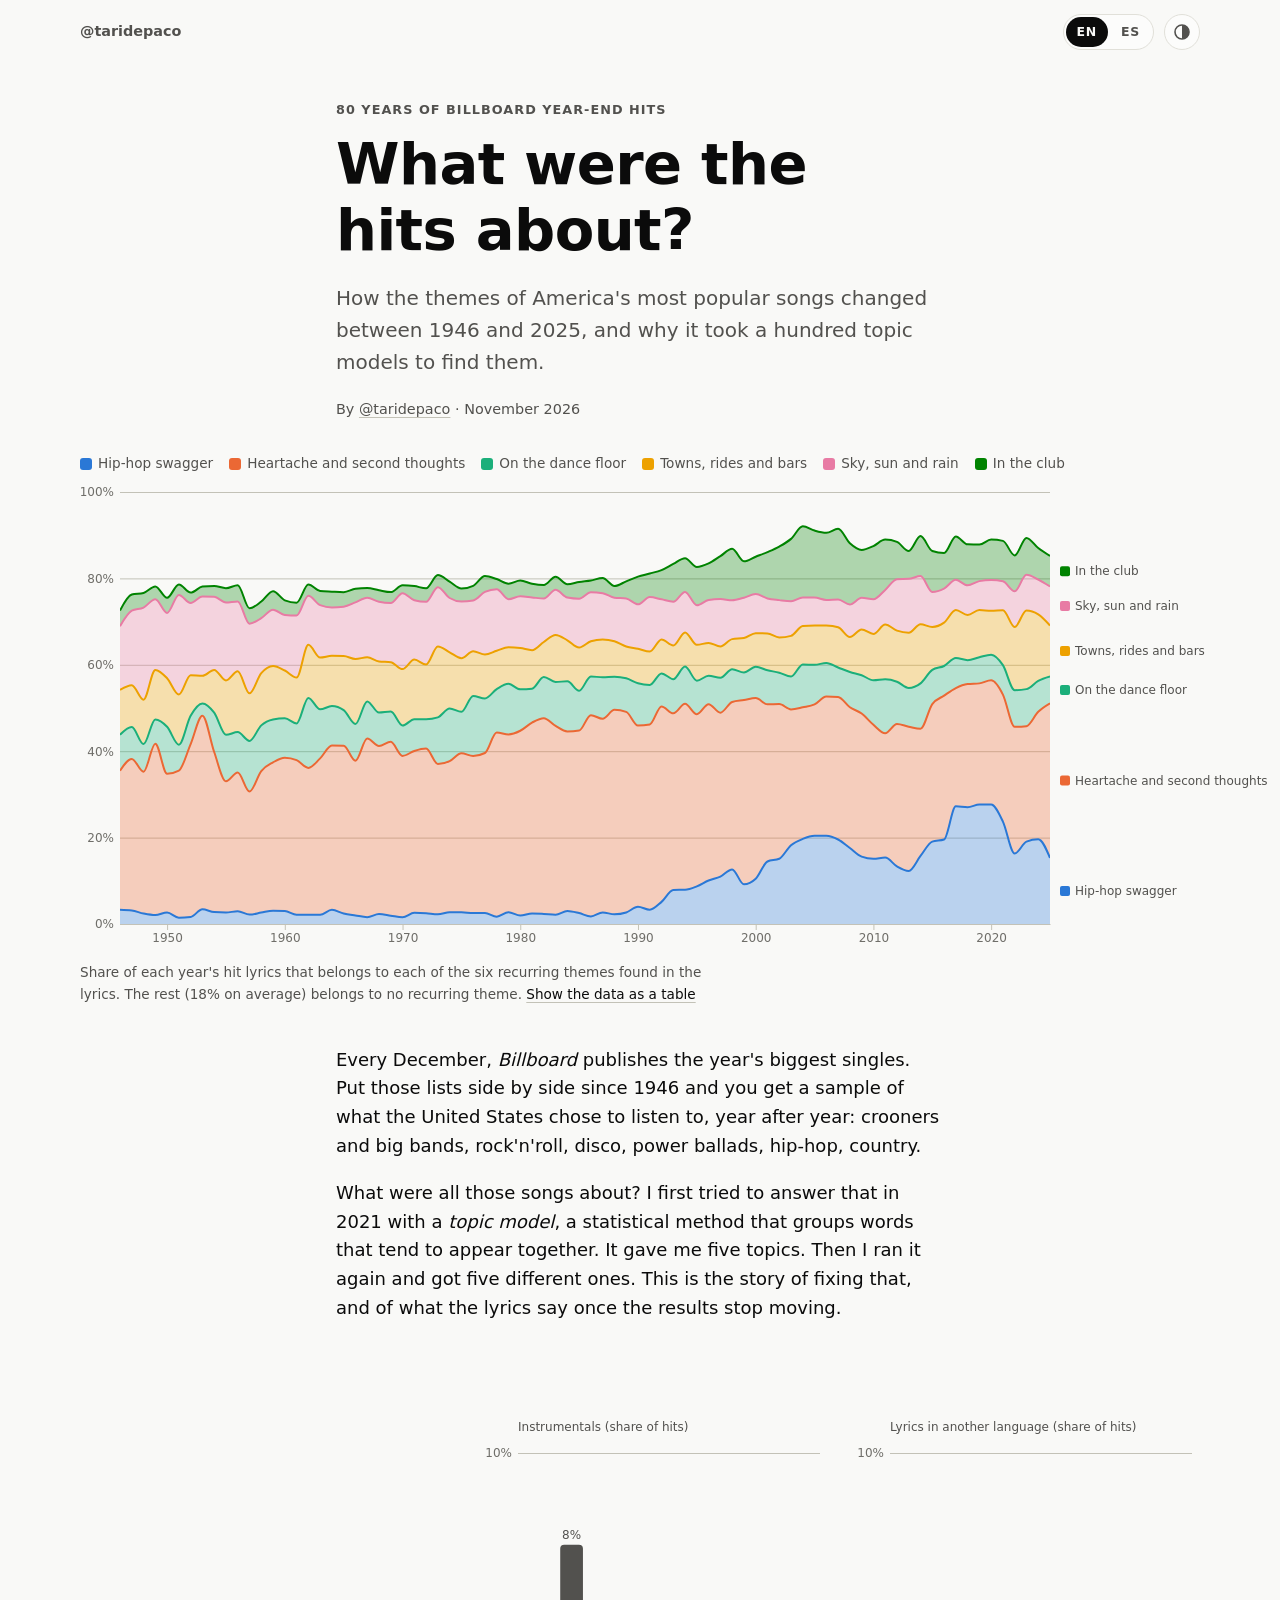
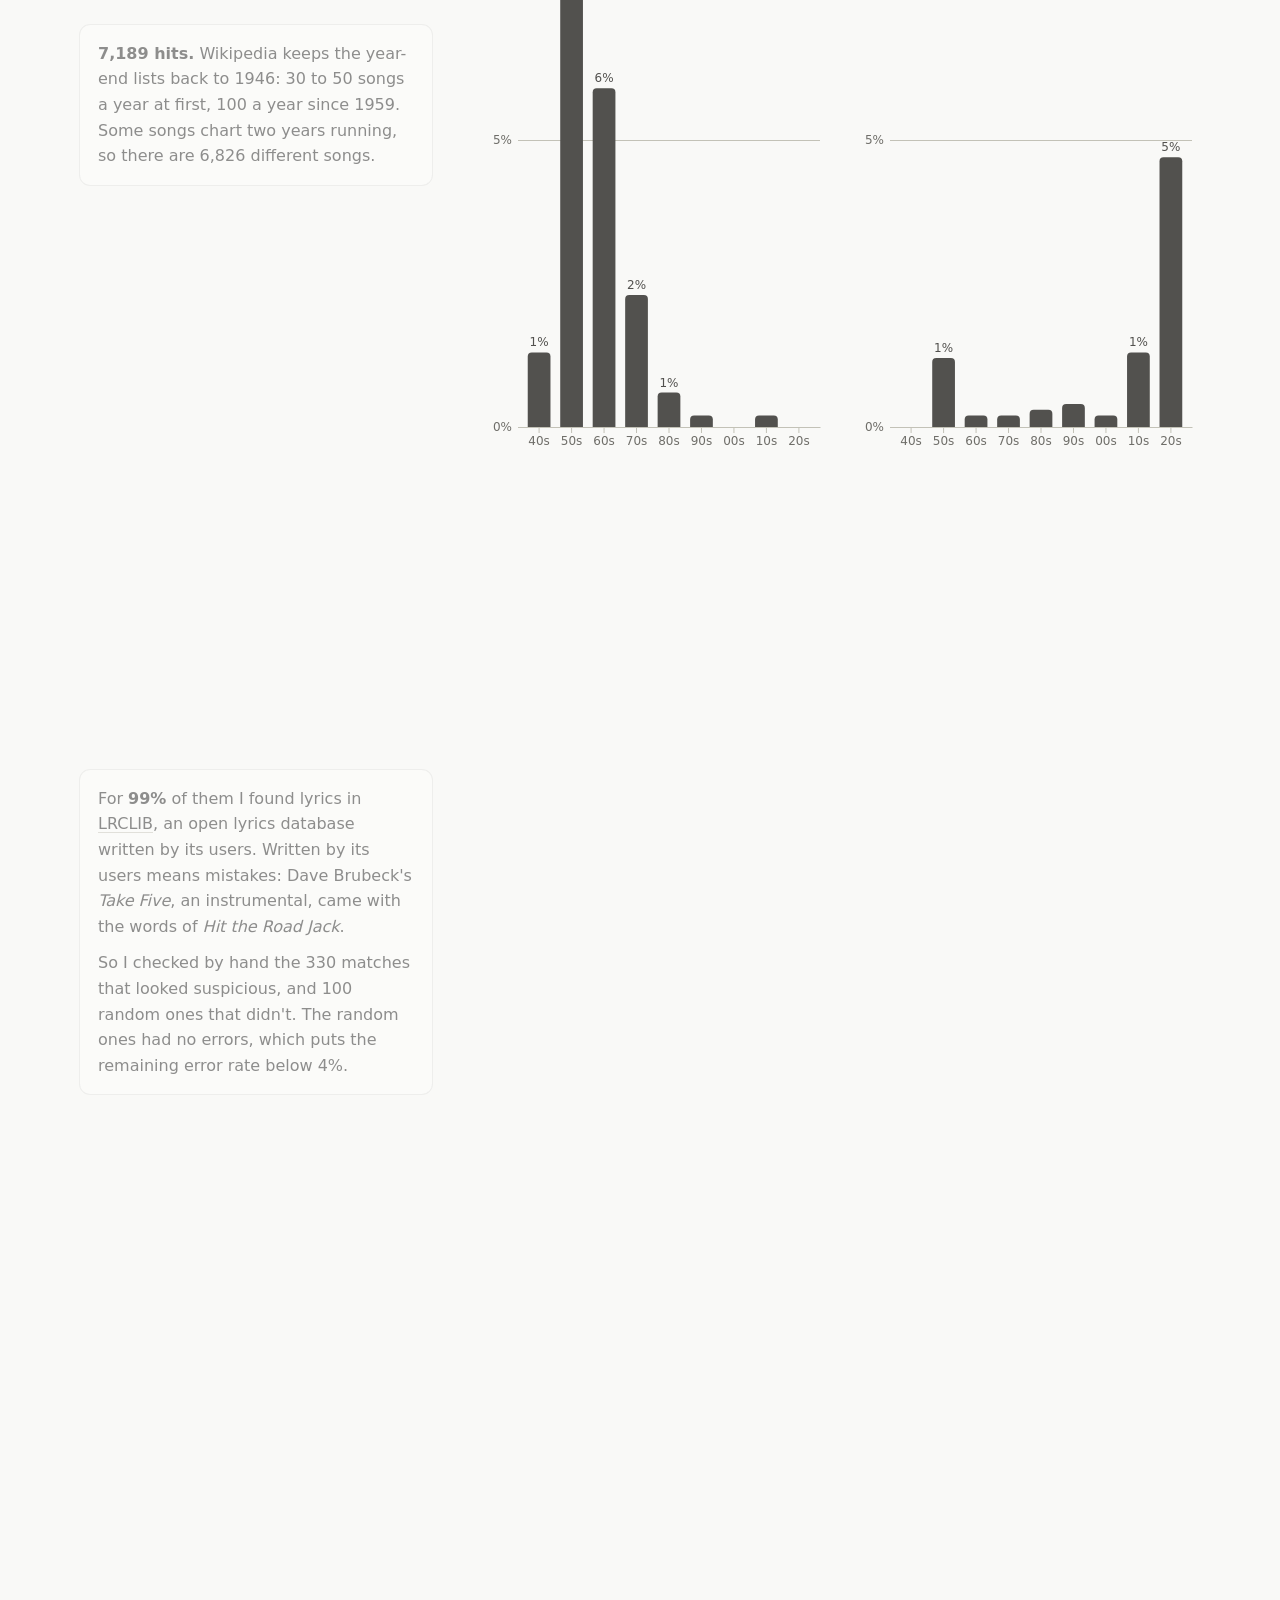
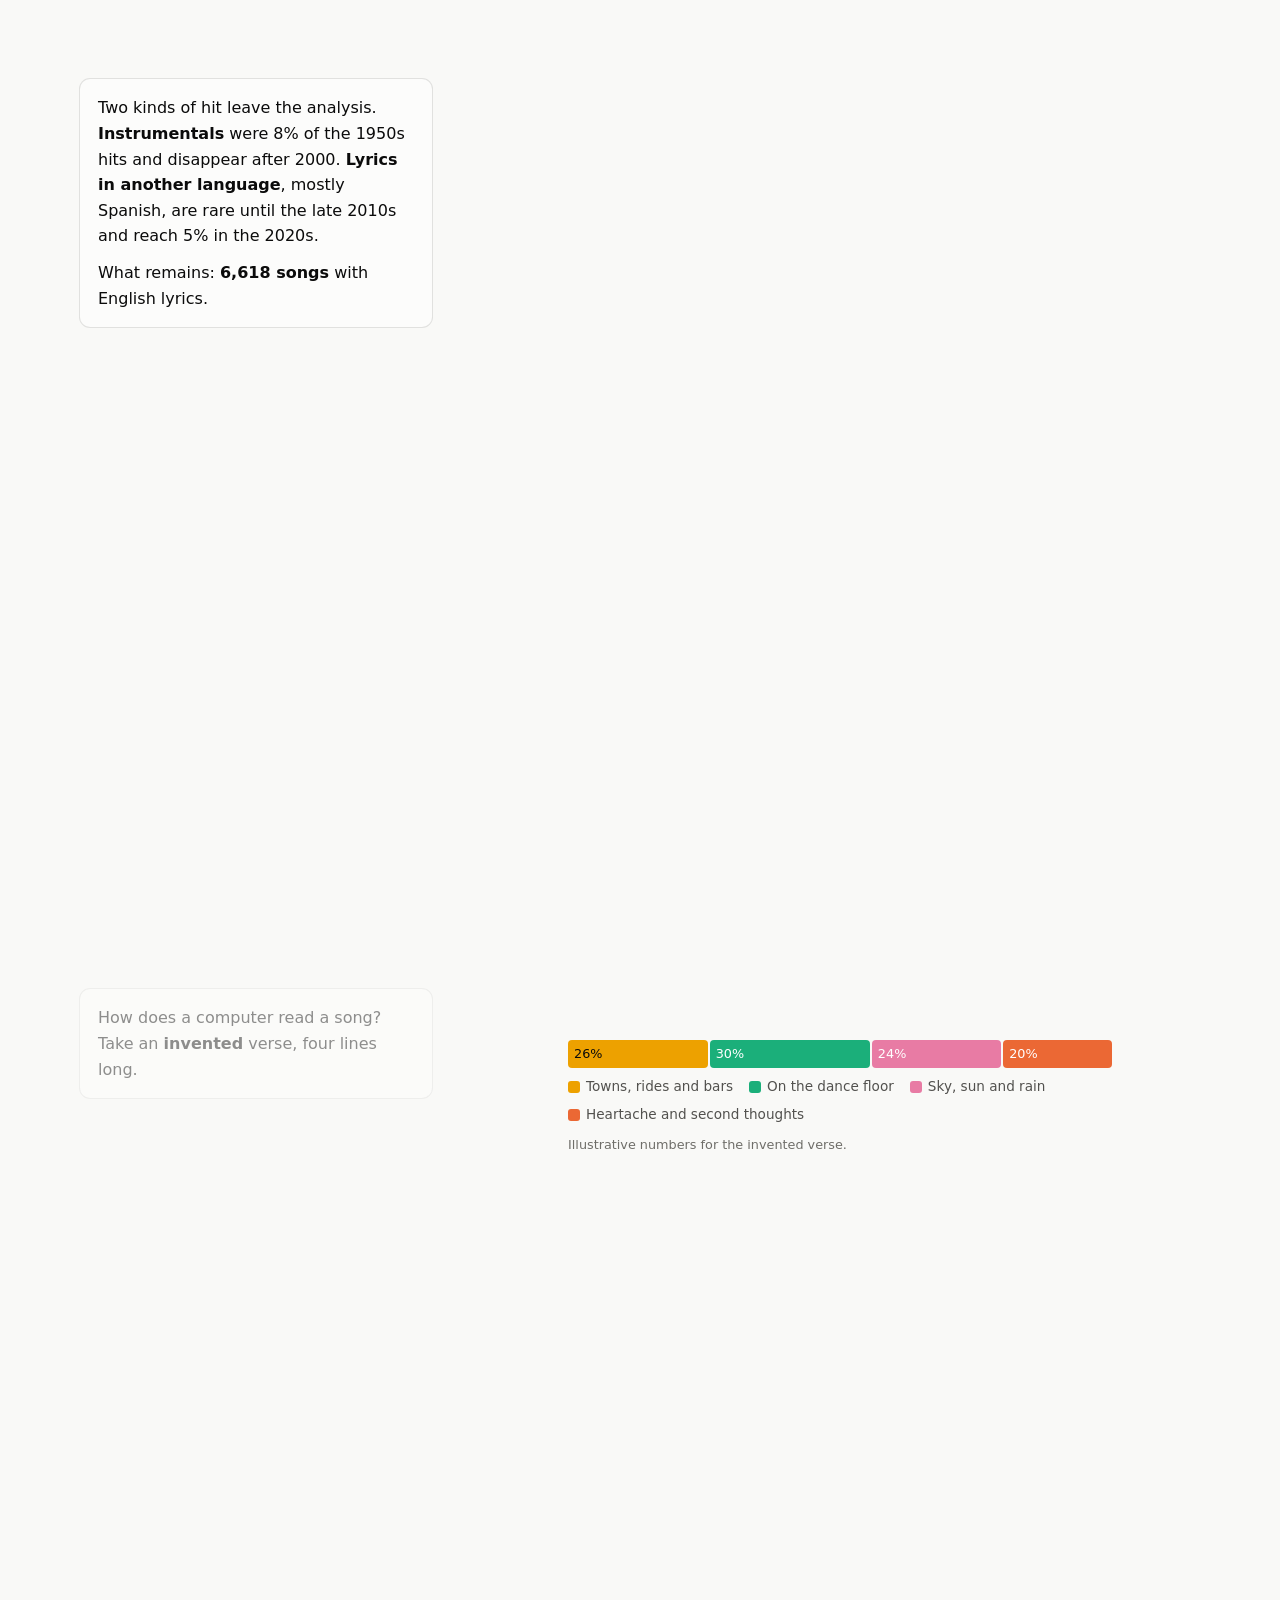
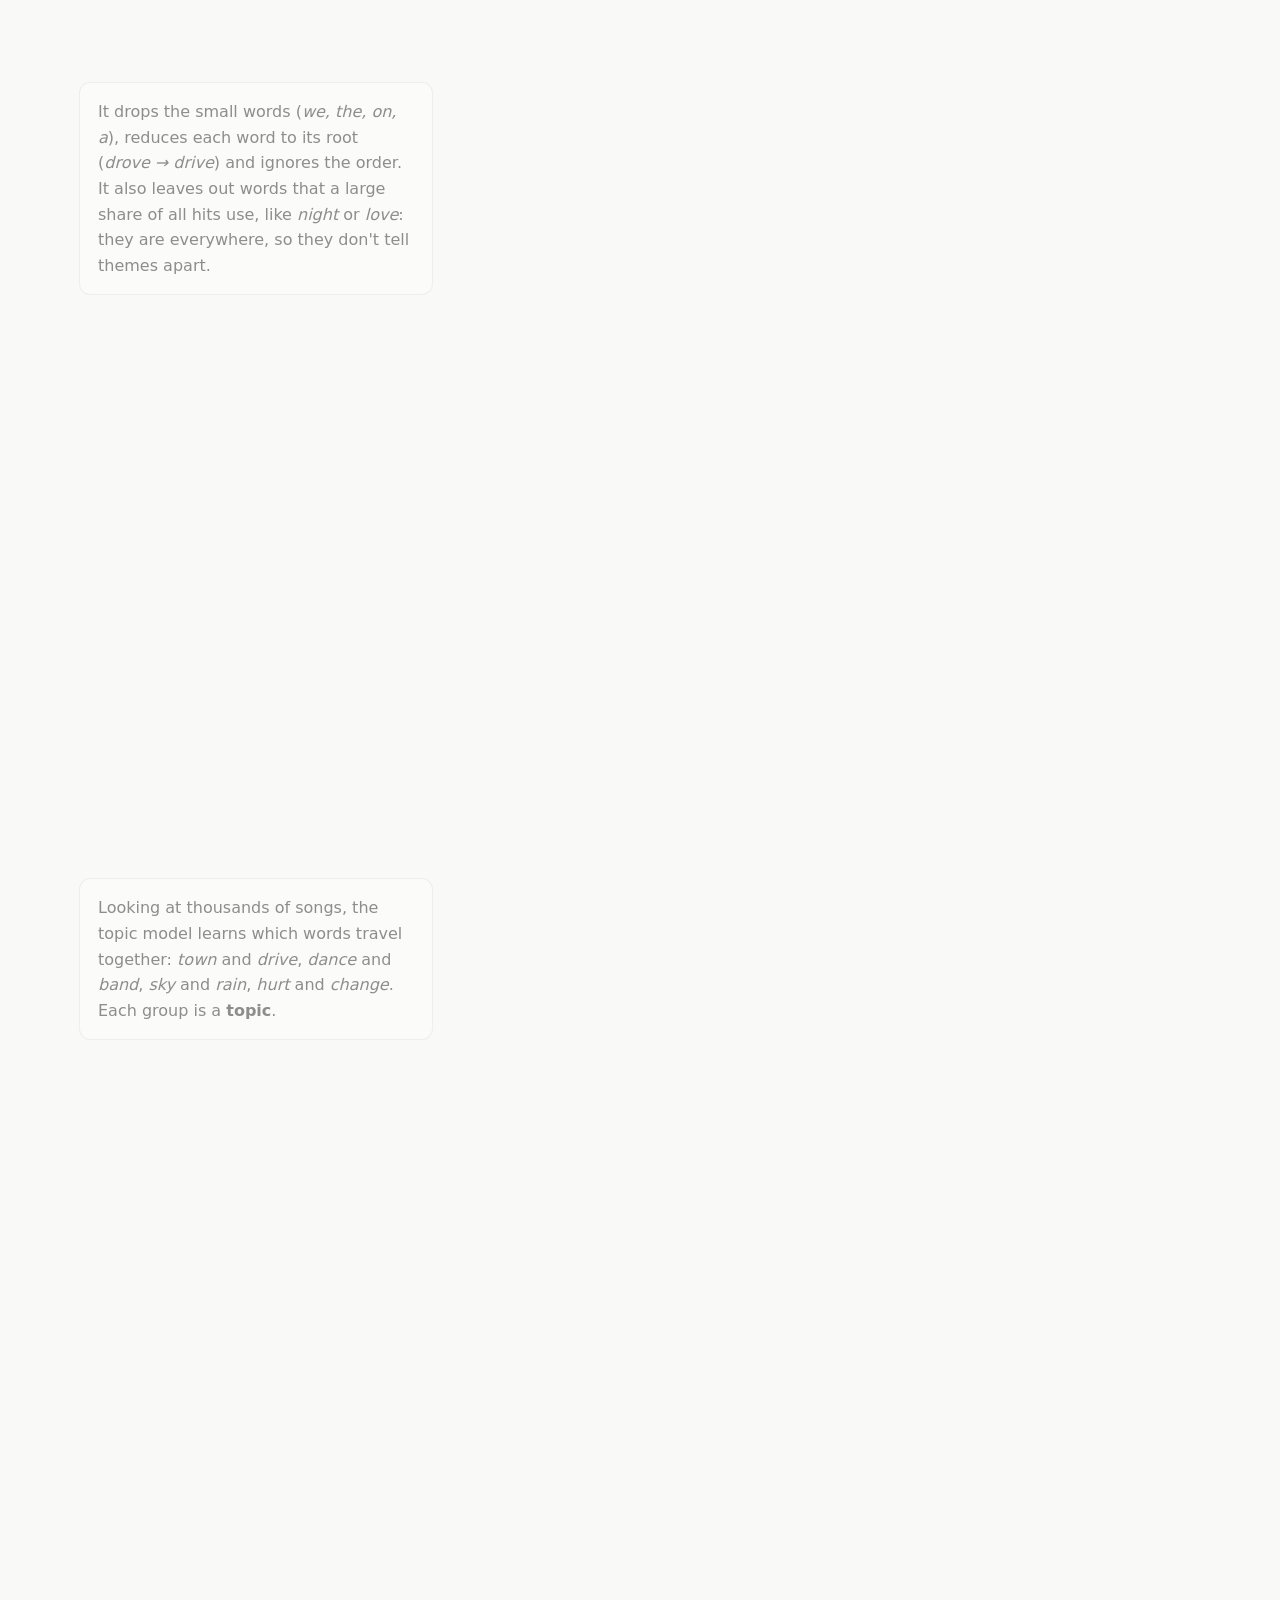
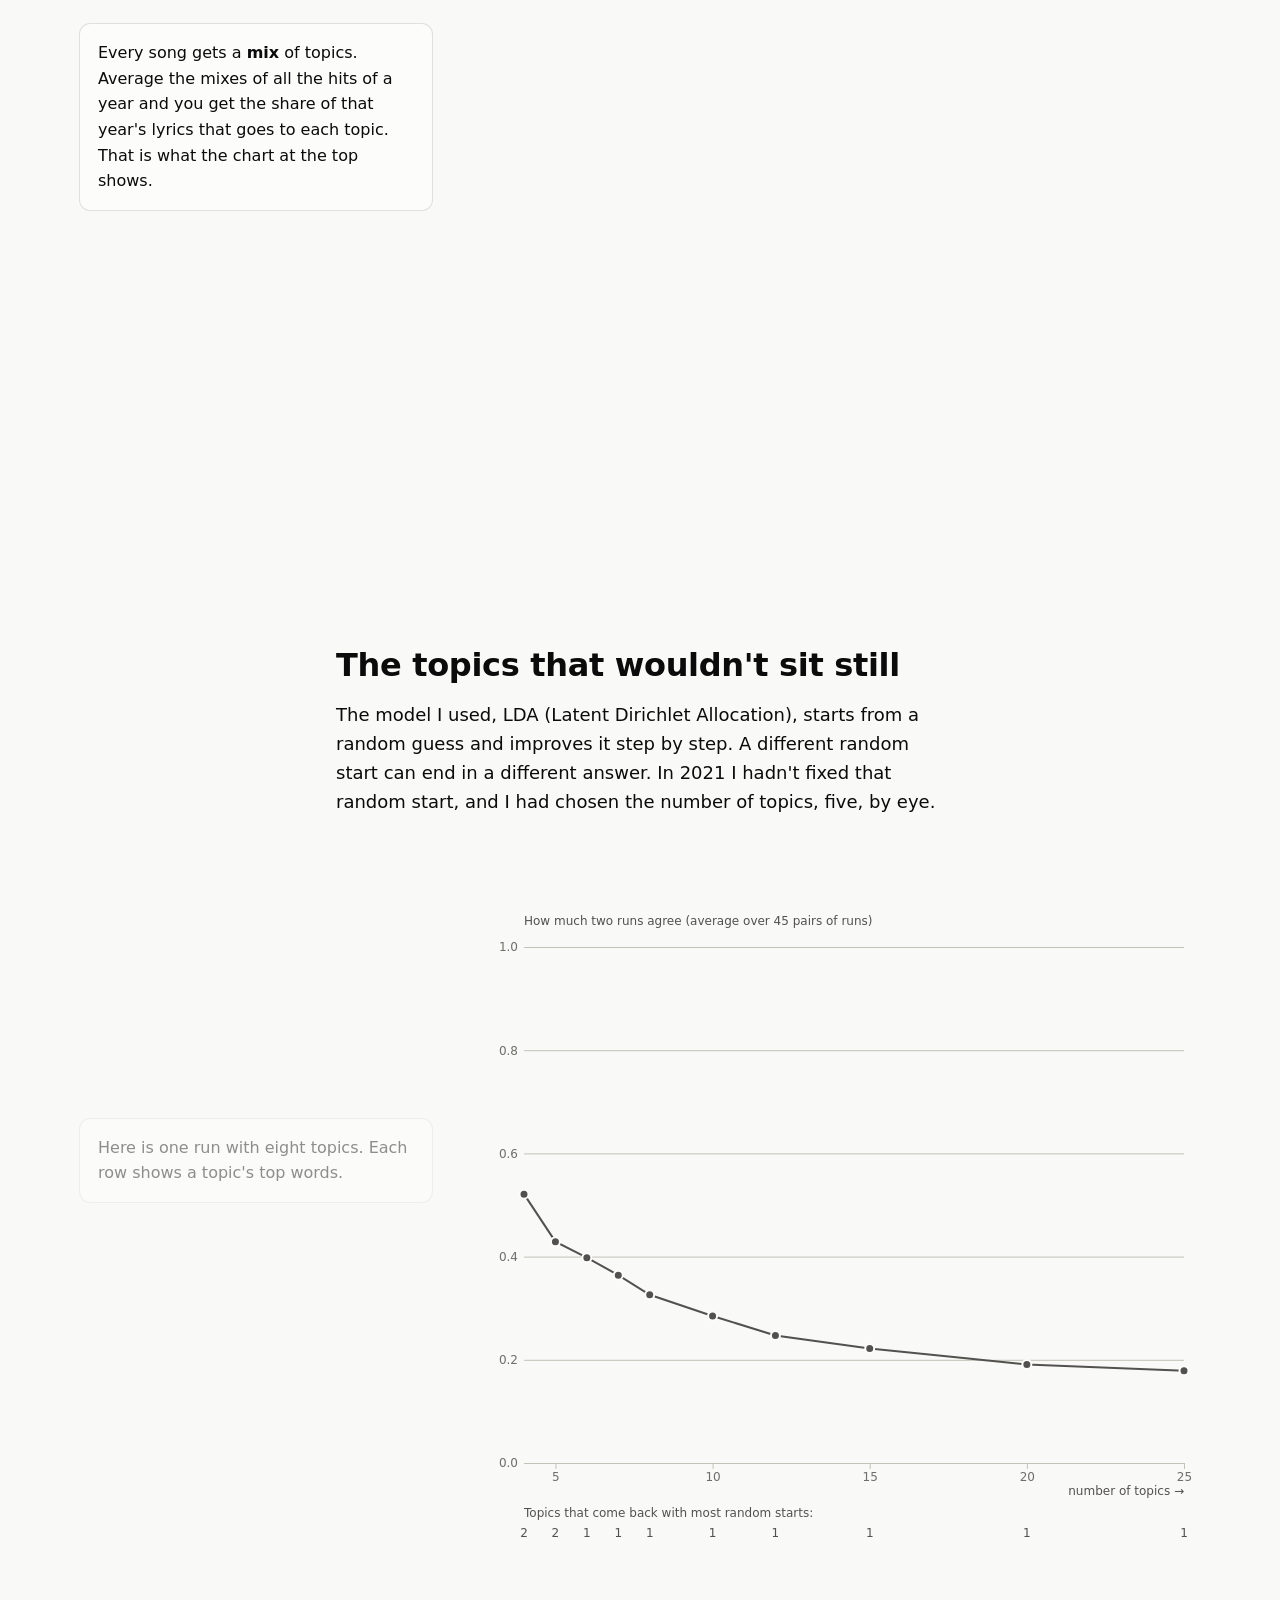
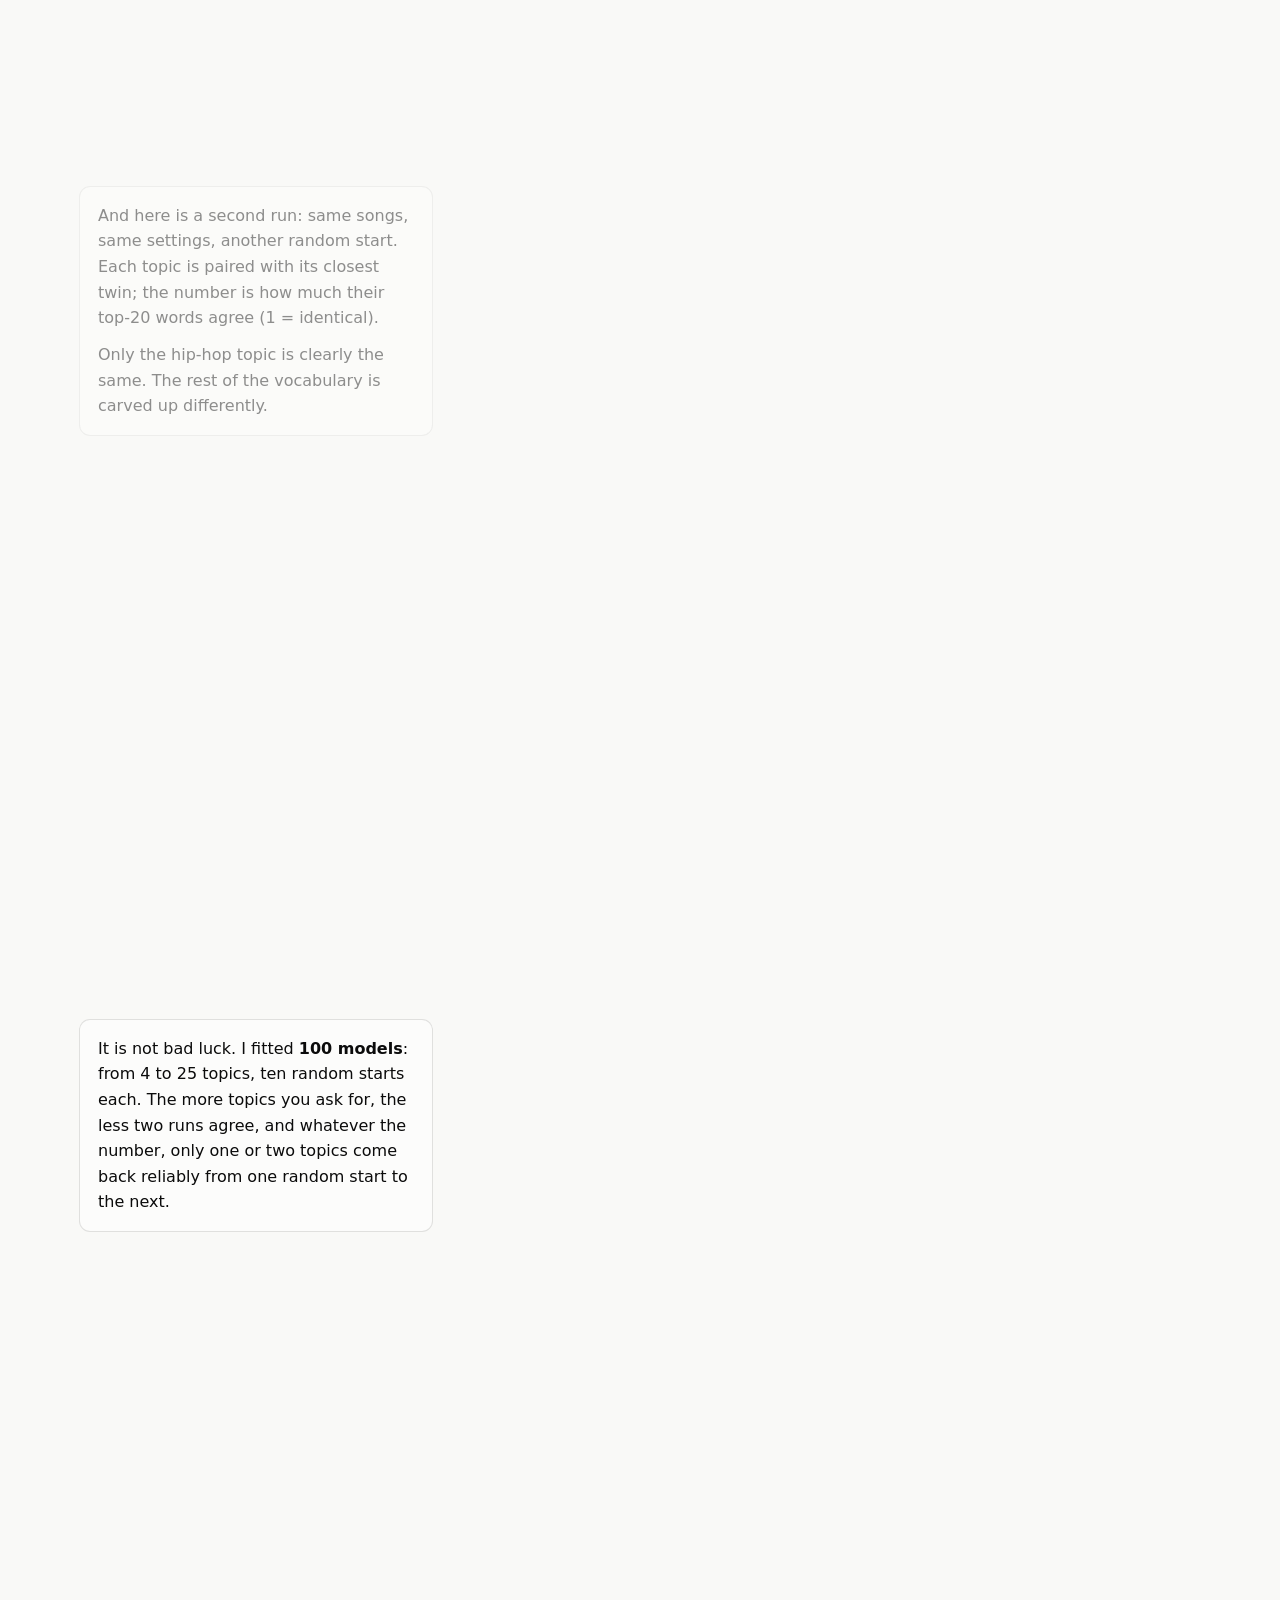
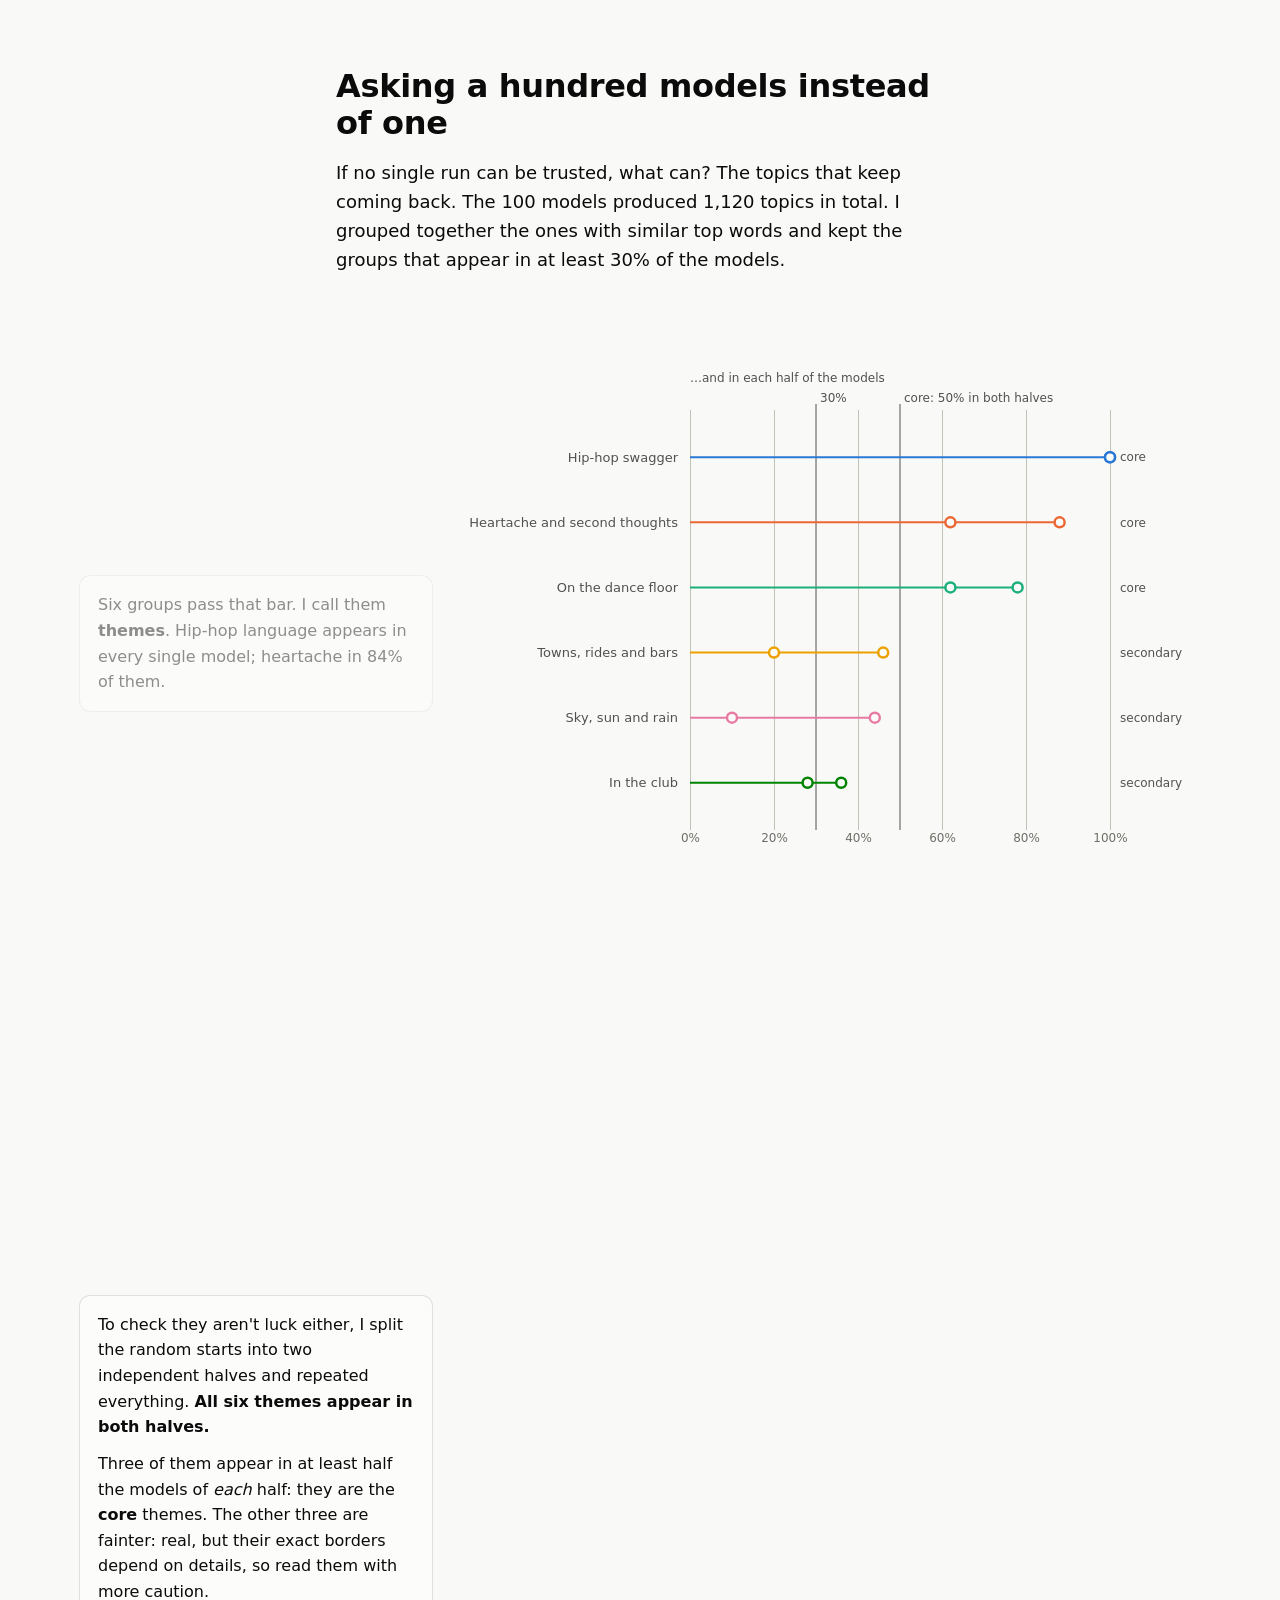
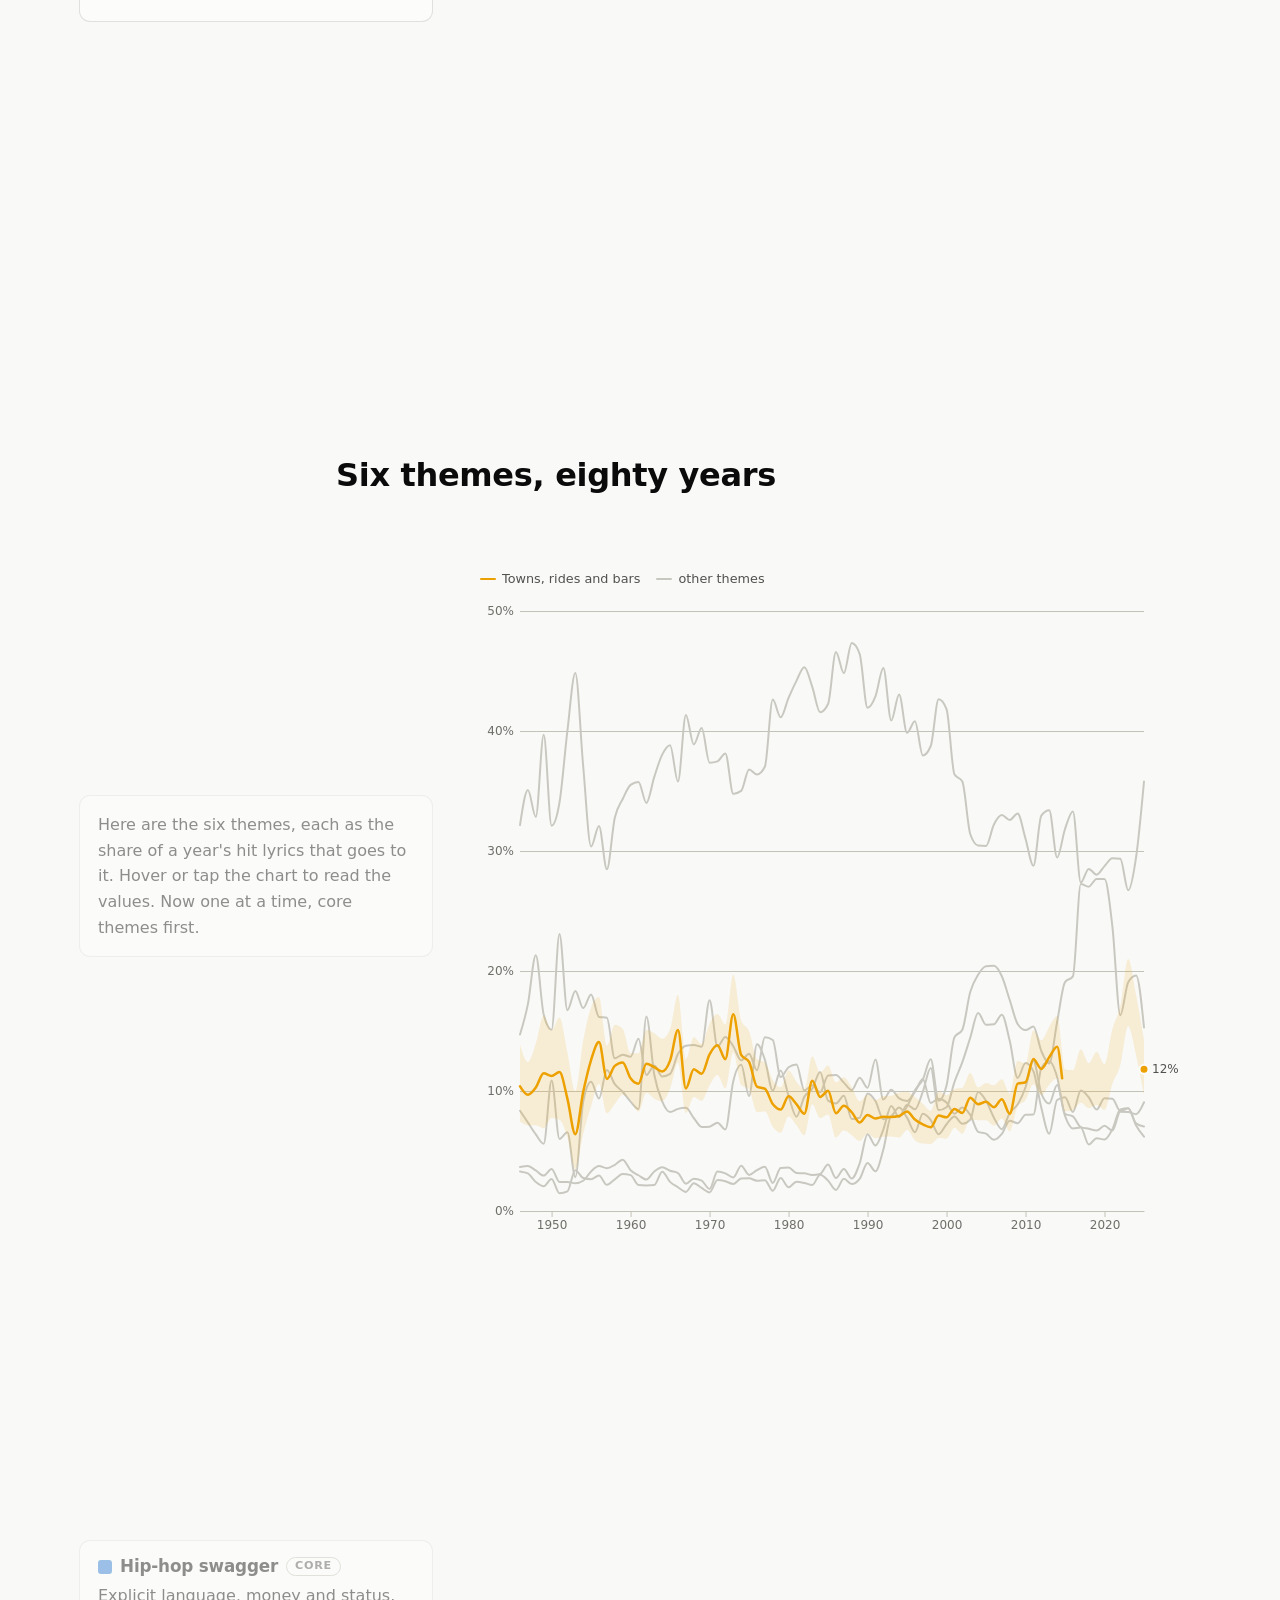
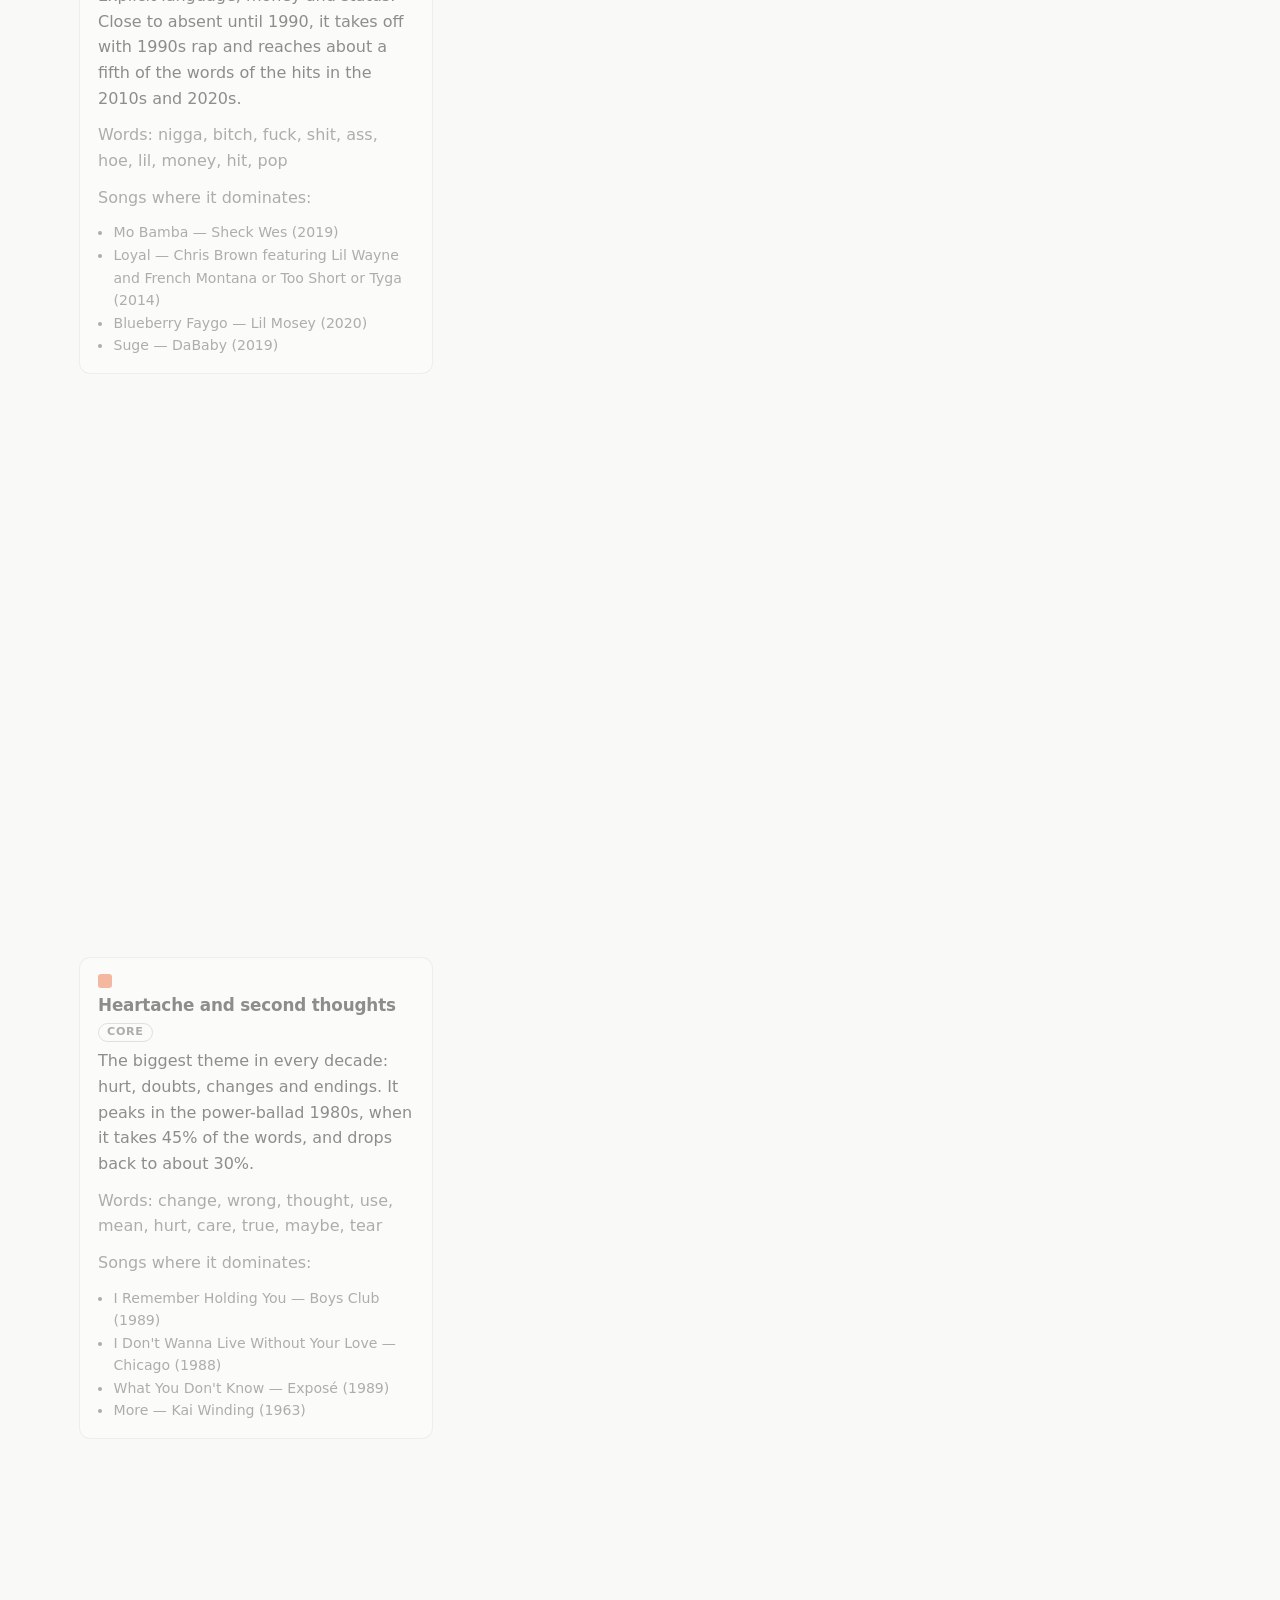
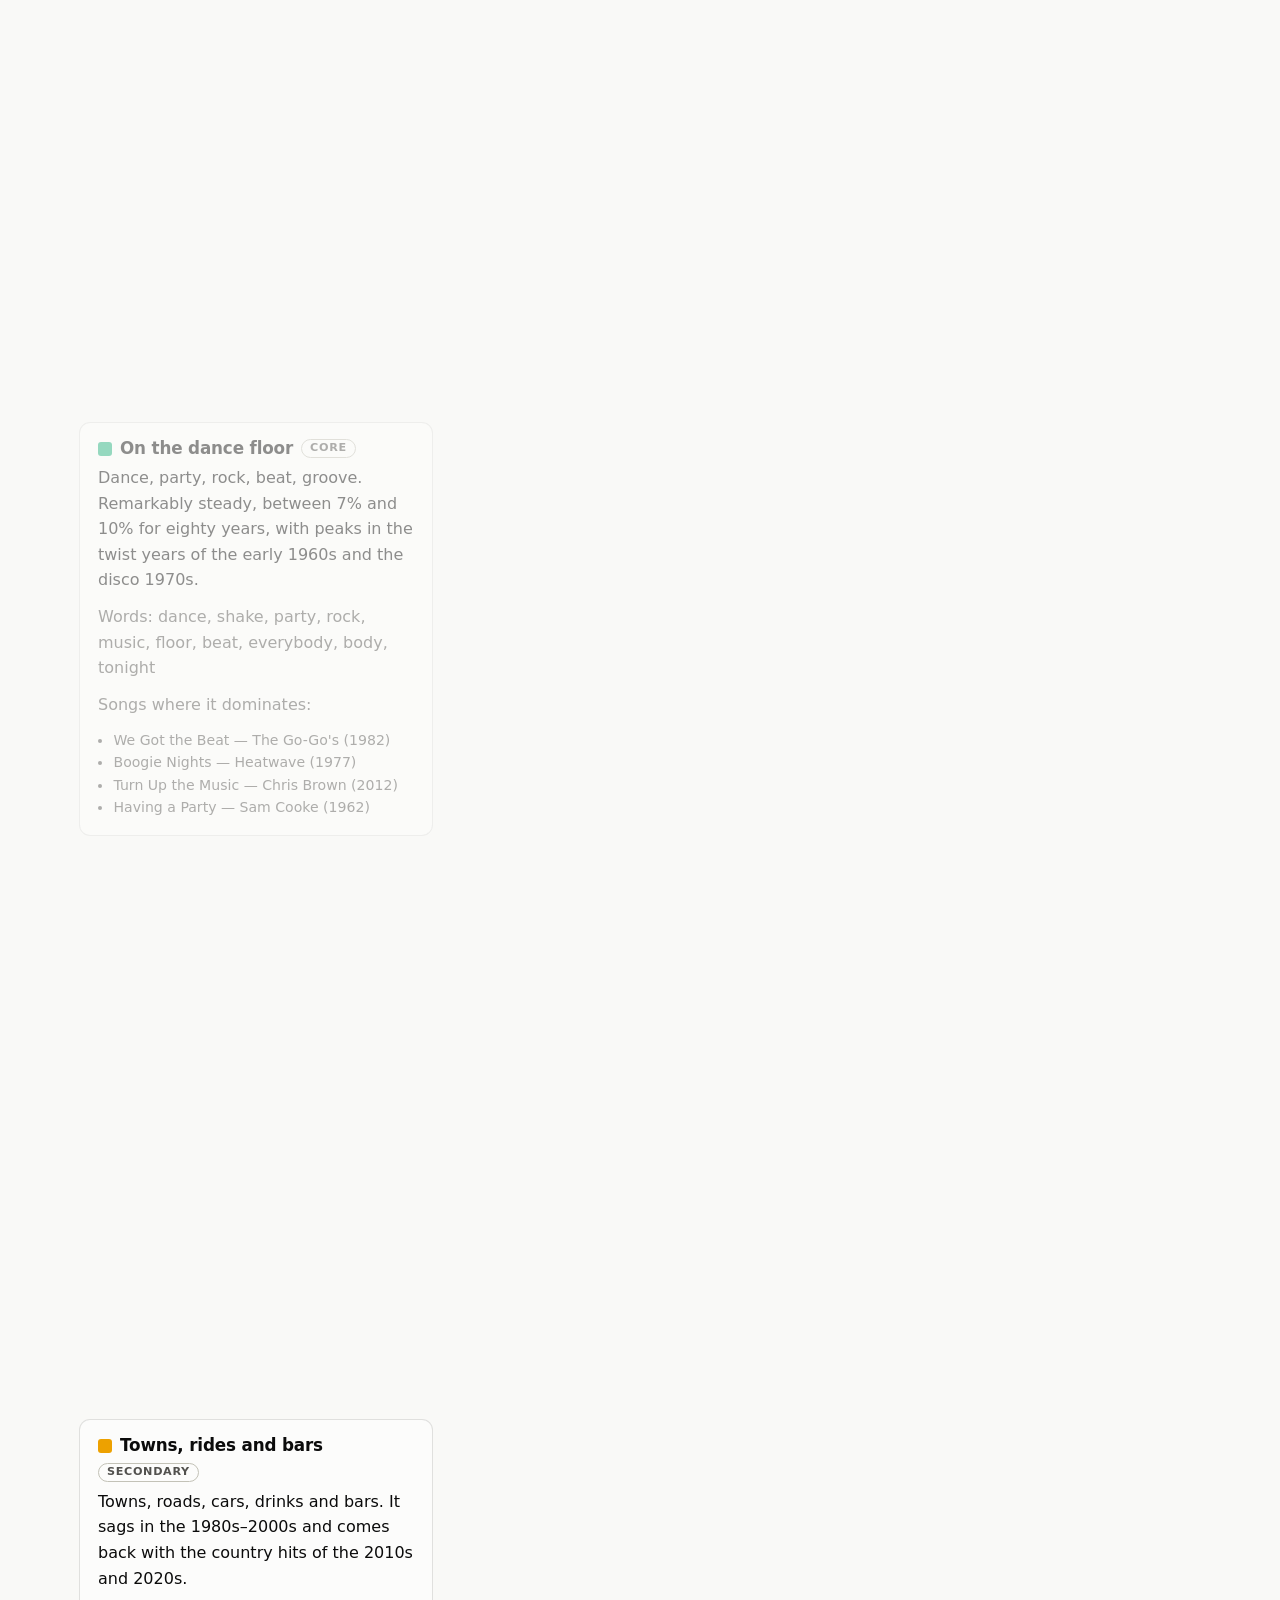
<file: docs/index.html>
<!doctype html>
<html lang="en">
<head>
  <meta charset="utf-8">
  <meta name="viewport" content="width=device-width, initial-scale=1">
  <title>What were the hits about?</title>
  <meta name="description" content="How the themes of the most popular songs in the US changed from 1946 to 2025, and why it took 100 topic models to find them.">
  <meta name="color-scheme" content="light dark">
  <link rel="stylesheet" href="css/style.css">
  <script>
    // pick the language before the first paint: ?lang=, then the last choice, then the browser
    (function () {
      var l = "en";
      try {
        var q = new URLSearchParams(location.search).get("lang"), s = null;
        try { s = localStorage.getItem("ste-lang"); } catch (e) { /* storage unavailable */ }
        var n = (navigator.languages && navigator.languages[0]) || navigator.language || "";
        l = q === "es" || q === "en" ? q : s === "es" || s === "en" ? s : /^es\b/i.test(n) ? "es" : "en";
      } catch (e) { /* keep English */ }
      document.documentElement.lang = l;
      if (l !== "en") {
        document.documentElement.classList.add("i18n-pending");
        setTimeout(function () { document.documentElement.classList.remove("i18n-pending"); }, 1500);
      }
    })();
  </script>
</head>
<body>
  <header class="masthead">
    <a class="masthead__brand" href="https://github.com/taridepaco">@taridepaco</a>
    <div class="masthead__tools">
      <div class="lang-switch" role="group" aria-label="Language / Idioma">
        <button type="button" data-lang="en" lang="en" aria-label="English" aria-pressed="true">EN</button>
        <button type="button" data-lang="es" lang="es" aria-label="Español" aria-pressed="false">ES</button>
      </div>
      <button class="theme-toggle" type="button" aria-label="Switch between light and dark mode"
              data-i18n-attr="aria-label:a11y.theme">
        <svg aria-hidden="true" width="18" height="18" viewBox="0 0 18 18"><circle cx="9" cy="9" r="7" fill="none" stroke="currentColor" stroke-width="1.6"/><path d="M9 2a7 7 0 0 1 0 14z" fill="currentColor"/></svg>
      </button>
    </div>
  </header>

  <main>
    <!-- ======================================================= intro -->
    <section class="intro prose">
      <p class="kicker" data-i18n="intro.kicker">80 years of Billboard year-end hits</p>
      <h1 data-i18n="intro.title">What were the hits about?</h1>
      <p class="dek" data-i18n="intro.dek">How the themes of America's most popular songs changed between 1946 and 2025, and why it took a hundred topic models to find them.</p>
      <p class="byline" data-i18n="intro.byline">By <a href="https://github.com/taridepaco">@taridepaco</a> · November 2026</p>
    </section>

    <figure class="hero" aria-labelledby="hero-caption">
      <div class="legend" id="hero-legend"></div>
      <div class="chart chart--hero" id="hero-chart" role="img"
           data-i18n-attr="aria-label:hero.aria" aria-label="Stacked area chart of six lyric themes from 1946 to 2025. Hip-hop swagger grows from about 3 percent to 20 percent after 1990; heartache is the largest theme and peaks in the 1980s; sky, sun and rain imagery halves."></div>
      <figcaption id="hero-caption"><span data-i18n="hero.caption">Share of each year's hit lyrics that belongs to each of the six recurring themes found in the lyrics. The rest (18% on average) belongs to no recurring theme.</span> <button class="link-button" type="button" data-table="hero">Show the data as a table</button></figcaption>
      <div class="table-slot" id="hero-table" hidden></div>
    </figure>

    <section class="prose">
      <p data-i18n="intro.p1">Every December, <em>Billboard</em> publishes the year's biggest singles. Put those lists side by side since 1946 and you get a sample of what the United States chose to listen to, year after year: crooners and big bands, rock'n'roll, disco, power ballads, hip-hop, country.</p>
      <p data-i18n="intro.p2">What were all those songs about? I first tried to answer that in 2021 with a <em>topic model</em>, a statistical method that groups words that tend to appear together. It gave me five topics. Then I ran it again and got five different ones. This is the story of fixing that, and of what the lyrics say once the results stop moving.</p>
    </section>

    <!-- ======================================================= the songs -->
    <section class="scrolly" data-chart="coverage">
      <figure class="scrolly__figure">
        <div class="chart" id="coverage-chart" role="img" data-i18n-attr="aria-label:cov.aria" aria-label="Chart of the hits analysed per decade"></div>
      </figure>
      <div class="scrolly__steps">
        <div class="step" data-step="entries">
          <p data-i18n="cov.s1"><strong>7,189 hits.</strong> Wikipedia keeps the year-end lists back to 1946: 30 to 50 songs a year at first, 100 a year since 1959. Some songs chart two years running, so there are 6,826 different songs.</p>
        </div>
        <div class="step" data-step="found">
          <p data-i18n="cov.s2a">For <strong>99%</strong> of them I found lyrics in <a href="https://lrclib.net">LRCLIB</a>, an open lyrics database written by its users. Written by its users means mistakes: Dave Brubeck's <em>Take Five</em>, an instrumental, came with the words of <em>Hit the Road Jack</em>.</p>
          <p data-i18n="cov.s2b">So I checked by hand the 330 matches that looked suspicious, and 100 random ones that didn't. The random ones had no errors, which puts the remaining error rate below 4%.</p>
        </div>
        <div class="step" data-step="shares">
          <p data-i18n="cov.s3a">Two kinds of hit leave the analysis. <strong>Instrumentals</strong> were 8% of the 1950s hits and disappear after 2000. <strong>Lyrics in another language</strong>, mostly Spanish, are rare until the late 2010s and reach 5% in the 2020s.</p>
          <p data-i18n="cov.s3b">What remains: <strong>6,618 songs</strong> with English lyrics.</p>
        </div>
      </div>
    </section>

    <!-- ======================================================= how -->
    <section class="scrolly" data-chart="explainer">
      <figure class="scrolly__figure">
        <div class="explainer" id="explainer" aria-live="polite"></div>
      </figure>
      <div class="scrolly__steps">
        <div class="step" data-step="lines">
          <p data-i18n="exp.s1">How does a computer read a song? Take an <strong>invented</strong> verse, four lines long.</p>
        </div>
        <div class="step" data-step="words">
          <p data-i18n="exp.s2">It drops the small words (<em>we, the, on, a</em>), reduces each word to its root (<em>drove → drive</em>) and ignores the order. It also leaves out words that a large share of all hits use, like <em>night</em> or <em>love</em>: they are everywhere, so they don't tell themes apart.</p>
        </div>
        <div class="step" data-step="topics">
          <p data-i18n="exp.s3">Looking at thousands of songs, the topic model learns which words travel together: <em>town</em> and <em>drive</em>, <em>dance</em> and <em>band</em>, <em>sky</em> and <em>rain</em>, <em>hurt</em> and <em>change</em>. Each group is a <strong>topic</strong>.</p>
        </div>
        <div class="step" data-step="mix">
          <p data-i18n="exp.s4">Every song gets a <strong>mix</strong> of topics. Average the mixes of all the hits of a year and you get the share of that year's lyrics that goes to each topic. That is what the chart at the top shows.</p>
        </div>
      </div>
    </section>

    <!-- ======================================================= instability -->
    <section class="prose">
      <h2 data-i18n="inst.h2">The topics that wouldn't sit still</h2>
      <p data-i18n="inst.p">The model I used, LDA (Latent Dirichlet Allocation), starts from a random guess and improves it step by step. A different random start can end in a different answer. In 2021 I hadn't fixed that random start, and I had chosen the number of topics, five, by eye.</p>
    </section>

    <section class="scrolly" data-chart="runs">
      <figure class="scrolly__figure">
        <div class="chart" id="runs-chart" role="img" data-i18n-attr="aria-label:runs.aria" aria-label="Comparison of the topics of two runs of the same model"></div>
      </figure>
      <div class="scrolly__steps">
        <div class="step" data-step="one">
          <p data-i18n="runs.s1">Here is one run with eight topics. Each row shows a topic's top words.</p>
        </div>
        <div class="step" data-step="two">
          <p data-i18n="runs.s2a">And here is a second run: same songs, same settings, another random start. Each topic is paired with its closest twin; the number is how much their top-20 words agree (1 = identical).</p>
          <p data-i18n="runs.s2b">Only the hip-hop topic is clearly the same. The rest of the vocabulary is carved up differently.</p>
        </div>
        <div class="step" data-step="grid">
          <p data-i18n="runs.s3">It is not bad luck. I fitted <strong>100 models</strong>: from 4 to 25 topics, ten random starts each. The more topics you ask for, the less two runs agree, and whatever the number, only one or two topics come back reliably from one random start to the next.</p>
        </div>
      </div>
    </section>

    <!-- ======================================================= ensemble -->
    <section class="prose">
      <h2 data-i18n="ens.h2">Asking a hundred models instead of one</h2>
      <p data-i18n="ens.p">If no single run can be trusted, what can? The topics that keep coming back. The 100 models produced 1,120 topics in total. I grouped together the ones with similar top words and kept the groups that appear in at least 30% of the models.</p>
    </section>

    <section class="scrolly" data-chart="support">
      <figure class="scrolly__figure">
        <div class="chart" id="support-chart" role="img" data-i18n-attr="aria-label:sup.aria" aria-label="How often each of the six recurring themes appears among the models"></div>
      </figure>
      <div class="scrolly__steps">
        <div class="step" data-step="all">
          <p data-i18n="sup.s1">Six groups pass that bar. I call them <strong>themes</strong>. Hip-hop language appears in every single model; heartache in 84% of them.</p>
        </div>
        <div class="step" data-step="halves">
          <p data-i18n="sup.s2a">To check they aren't luck either, I split the random starts into two independent halves and repeated everything. <strong>All six themes appear in both halves.</strong></p>
          <p data-i18n="sup.s2b">Three of them appear in at least half the models of <em>each</em> half: they are the <strong>core</strong> themes. The other three are fainter: real, but their exact borders depend on details, so read them with more caution.</p>
        </div>
      </div>
    </section>

    <!-- ======================================================= tour -->
    <section class="prose">
      <h2 data-i18n="tour.h2">Six themes, eighty years</h2>
    </section>

    <section class="scrolly" data-chart="tour">
      <figure class="scrolly__figure">
        <div class="legend legend--compact" id="tour-legend"></div>
        <div class="chart" id="tour-chart" role="img" data-i18n-attr="aria-label:tour.aria" aria-label="Share of each theme by year"></div>
      </figure>
      <div class="scrolly__steps" id="tour-steps"><!-- one step per theme, built from data --></div>
    </section>

    <!-- ======================================================= bertopic -->
    <section class="prose">
      <h2 data-i18n="bert.h2">A second opinion</h2>
      <p data-i18n="bert.p">A topic model only sees which words appear together. A completely different method, <strong>BERTopic</strong>, reads each lyric with a language model, places songs with similar meaning close together and groups them. If both methods tell the same story, it doesn't depend on the method.</p>
    </section>

    <section class="scrolly" data-chart="bertopic">
      <figure class="scrolly__figure">
        <div class="legend" id="bertopic-legend"></div>
        <div class="chart" id="bertopic-chart" role="img" data-i18n-attr="aria-label:bert.aria" aria-label="Each theme compared with the closest group found by BERTopic, by decade"></div>
      </figure>
      <div class="scrolly__steps">
        <div class="step" data-step="all">
          <p data-i18n="bert.s1">Each panel puts a theme next to the BERTopic group with the most similar words, decade by decade.</p>
        </div>
        <div class="step" data-step="agree">
          <p data-i18n="bert.s2">Two stories are confirmed by both methods: the <strong>rise of hip-hop language</strong> from the 1990s, and the <strong>decline of romantic, natural and heavenly imagery</strong> since the 1940s. Their curves follow each other almost exactly (correlations of 0.98 and 0.95).</p>
        </div>
        <div class="step" data-step="disagree">
          <p data-i18n="bert.s3">For towns and places the agreement is moderate. For heartache, dancing and the club the two methods don't agree: BERTopic, for example, sees sensual "body" songs growing inside its dance group. Those trends are better taken as hints.</p>
        </div>
      </div>
    </section>

    <!-- ======================================================= decades -->
    <section class="prose">
      <h2 data-i18n="dec.h2">The words of each decade</h2>
      <p data-i18n="dec.p">Themes are broad. Single words are sharper. For each decade, these are the words whose use most differs from the rest of the 80 years, counting each word once per song, so that a chorus repeated forty times counts once.</p>
    </section>

    <section class="scrolly" data-chart="decades">
      <figure class="scrolly__figure">
        <div class="chart" id="decades-chart" role="img" data-i18n-attr="aria-label:dec.aria" aria-label="Most distinctive words of the selected decade"></div>
      </figure>
      <div class="scrolly__steps" id="decade-steps"><!-- built from data --></div>
    </section>

    <!-- ======================================================= common words -->
    <section class="prose">
      <h2 data-i18n="common.h2">The words everybody uses</h2>
      <p data-i18n="common.p">The themes leave out the words used by more than one hit in eight, because they are too common to tell themes apart. But how often they appear changes too. <em>Love</em> was in about six hits out of ten until the 2000s and is in half of them in the 2020s. <em>Baby</em> went from one hit in ten to almost one in two. <em>Know</em> from four in ten to eight: lyrics talk more, and talk more directly to someone.</p>
    </section>
    <figure class="wide">
      <div class="small-multiples" id="common-chart" role="img" data-i18n-attr="aria-label:common.aria" aria-label="Share of each year's hits that use the words love, baby, heart, girl, know, feel and others"></div>
      <figcaption><span data-i18n="common.caption">Share of each year's hits whose lyrics use the word at least once. Shaded: 95% confidence interval.</span> <button class="link-button" type="button" data-table="common">Show the data as a table</button></figcaption>
      <div class="table-slot" id="common-table" hidden></div>
    </figure>

    <!-- ======================================================= search -->
    <section class="prose search-section">
      <h2 data-i18n="search.h2">Look up a song</h2>
      <p data-i18n="search.p">Type a title or an artist to see the mix of themes the models found in any of the 6,826 hits.</p>
      <div class="search" id="search">
        <label for="search-input" class="visually-hidden" data-i18n="search.label">Song title or artist</label>
        <input id="search-input" type="search" autocomplete="off" spellcheck="false"
               placeholder="e.g. Bohemian Rhapsody, Dolly Parton…" role="combobox"
               data-i18n-attr="placeholder:search.placeholder"
               aria-expanded="false" aria-controls="search-list" aria-autocomplete="list">
        <button type="button" id="search-random" class="search__random"
                aria-label="Show a random song" data-tip="Show a random song"
                data-i18n-attr="aria-label:search.random;data-tip:search.random">
          <svg aria-hidden="true" width="20" height="20" viewBox="0 0 20 20"><rect x="2.5" y="2.5" width="15" height="15" rx="3.5" fill="none" stroke="currentColor" stroke-width="1.6"/><circle cx="6.6" cy="6.6" r="1.35" fill="currentColor"/><circle cx="13.4" cy="6.6" r="1.35" fill="currentColor"/><circle cx="10" cy="10" r="1.35" fill="currentColor"/><circle cx="6.6" cy="13.4" r="1.35" fill="currentColor"/><circle cx="13.4" cy="13.4" r="1.35" fill="currentColor"/></svg>
        </button>
        <ul id="search-list" role="listbox" class="search__list" hidden></ul>
      </div>
      <div class="search__result" id="search-result" aria-live="polite"></div>
    </section>

    <!-- ======================================================= method -->
    <section class="prose method">
      <h2 data-i18n="method.h2">How this was made</h2>
      <details>
        <summary data-i18n="method.summary">Data, method and limits</summary>
        <h3 data-i18n="method.h3.songs">Songs and lyrics</h3>
        <p data-i18n="method.p1">Billboard year-end singles lists, 1946–2025, as compiled on Wikipedia (CC BY-SA): 7,189 entries and 6,826 songs. Lyrics from <a href="https://lrclib.net">LRCLIB</a>, an open, crowd-sourced database, with a few from lyrics.ovh. A match was accepted only when title and artist agreed; before 1965 a version by another artist was accepted for standards with an identical title.</p>
        <p data-i18n="method.p2">Because the database is written by its users, the lyrics were audited by content: near-duplicate texts across different titles, non-Latin scripts, English share, very short texts and titles absent from their lyrics. The 330 flagged matches were checked by hand and 100 random unflagged ones as a control (no errors; 95% upper bound 3.7%). Instrumentals, lyrics in other languages and 25 songs with no correct text in any source are left out of the models: 6,618 songs remain.</p>
        <h3 data-i18n="method.h3.themes">Themes</h3>
        <p data-i18n="method.p3">Lyrics are cleaned (structure markers, repeated lines, contractions), lemmatised and filtered: a word must appear in at least 10 songs and in at most 12% of them. LDA models were fitted for 4 to 25 topics with 10 random seeds each (100 models), each run single-threaded with a fixed seed so that every result can be reproduced exactly. Topics from all models were grouped by the Jaccard similarity of their top-20 words (average-linkage clustering); groups present in at least 30% of the models are themes. A song's weight on a theme is averaged over the models that contain it. The whole procedure was repeated on two disjoint halves of the seeds: all themes reappear in both; core themes appear in at least 50% of the models of both halves.</p>
        <p data-i18n="method.p4">The yearly share of a theme is the average weight of the theme over that year's chart entries, with a bootstrap 95% confidence interval (songs resampled within each year).</p>
        <h3 data-i18n="method.h3.checks">Checks</h3>
        <p data-i18n="method.p5">BERTopic: sentence embeddings of each lyric (all-mpnet-base-v2), UMAP and k-means with as many groups as themes, five seeds (agreement between seeds: adjusted Rand index 0.82). Each theme is paired with the BERTopic group with the most similar top words and their shares by decade are correlated. Distinctive words: weighted log-odds ratios with an informative Dirichlet prior (Monroe, Colaresi and Quinn, 2008), each decade against the rest, counting each word once per song.</p>
        <h3 data-i18n="method.h3.limits">Limits</h3>
        <ul>
          <li data-i18n="method.li1">Year-end lists only: they favour songs that charted for a long time, and early years list 30–50 songs instead of 100.</li>
          <li data-i18n="method.li2">Only English lyrics, and only what LRCLIB has: some versions may differ from the recording that charted.</li>
          <li data-i18n="method.li3">Topic models treat a lyric as a bag of words: they see <em>rain</em>, not whether it is a metaphor.</li>
          <li data-i18n="method.li4">Themes are measured in words: a theme's share is the share of a year's vocabulary that goes to it, not the share of songs "about" it.</li>
        </ul>
        <h3 data-i18n="method.h3.credits">Credits</h3>
        <p data-i18n="method.p6">Charts: Wikipedia contributors (CC BY-SA). Lyrics: LRCLIB contributors. Built with Python (gensim, scikit-learn, BERTopic, sentence-transformers), D3 and Scrollama. No lyrics are published on this page: only words, titles and statistics.</p>
      </details>
    </section>
  </main>

  <footer class="footer prose">
    <p data-i18n="footer">Made by <a href="https://github.com/taridepaco">@taridepaco</a>. 2021 idea, 2026 rebuild.</p>
  </footer>

  <div class="tooltip" id="tooltip" role="status" hidden></div>
  <script src="vendor/d3-7.9.0.min.js"></script>
  <script src="vendor/scrollama-3.2.0.min.js"></script>
  <script type="module" src="js/main.js"></script>
</body>
</html>
</file>
<file: docs/css/style.css>
/* ------------------------------------------------------------------ tokens */
:root {
  color-scheme: light;
  --page: #f9f9f7;
  --surface: #fcfcfb;
  --ink: #0b0b0b;
  --ink-2: #52514e;
  --ink-muted: #6f6e69;
  --grid: #e1e0d9;
  --axis: #c3c2b7;
  --ring: rgba(11, 11, 11, 0.10);
  --focus: #2a78d6;
  --mark-neutral: #52514e;
  --mark-faint: #c9c8c0;
  /* categorical slots 1-6, validated (light surface) */
  --s1: #2a78d6; --s2: #eb6834; --s3: #1baf7a; --s4: #eda100; --s5: #e87ba4; --s6: #008300;
  --font: system-ui, -apple-system, "Segoe UI", Roboto, sans-serif;
  --measure: 40rem;
}
@media (prefers-color-scheme: dark) {
  :root:where(:not([data-theme="light"])) {
    color-scheme: dark;
    --page: #0d0d0d; --surface: #1a1a19; --ink: #f0efec; --ink-2: #c3c2b7; --ink-muted: #a3a29a;
    --grid: #2c2c2a; --axis: #383835; --ring: rgba(255, 255, 255, 0.10); --focus: #3987e5;
    --mark-neutral: #c3c2b7; --mark-faint: #3f3f3c;
    --s1: #3987e5; --s2: #d95926; --s3: #199e70; --s4: #c98500; --s5: #d55181; --s6: #008300;
  }
}
:root[data-theme="dark"] {
  color-scheme: dark;
  --page: #0d0d0d; --surface: #1a1a19; --ink: #f0efec; --ink-2: #c3c2b7; --ink-muted: #a3a29a;
  --grid: #2c2c2a; --axis: #383835; --ring: rgba(255, 255, 255, 0.10); --focus: #3987e5;
  --mark-neutral: #c3c2b7; --mark-faint: #3f3f3c;
  --s1: #3987e5; --s2: #d95926; --s3: #199e70; --s4: #c98500; --s5: #d55181; --s6: #008300;
}

/* ------------------------------------------------------------------ base */
* { box-sizing: border-box; }
html { -webkit-text-size-adjust: 100%; }
body {
  margin: 0; background: var(--page); color: var(--ink);
  font: 18px/1.6 var(--font); overflow-x: hidden;
}
a { color: inherit; text-decoration-color: var(--axis); text-underline-offset: 3px; }
a:hover { text-decoration-color: var(--ink); }
:focus-visible { outline: 2px solid var(--focus); outline-offset: 2px; border-radius: 2px; }
h1, h2, h3 { line-height: 1.15; letter-spacing: -0.01em; }
h1 { font-size: clamp(2.2rem, 6vw, 3.6rem); margin: 0.2em 0 0.3em; }
h2 { font-size: clamp(1.5rem, 3.5vw, 2rem); margin: 2.4em 0 0.5em; }
h3 { font-size: 1.05rem; margin: 1.6em 0 0.3em; }
.visually-hidden { position: absolute; width: 1px; height: 1px; overflow: hidden; clip: rect(0 0 0 0); white-space: nowrap; }

.masthead {
  display: flex; justify-content: space-between; align-items: center;
  max-width: 72rem; margin: 0 auto; padding: 14px 16px; font-size: 0.9rem;
}
.masthead__brand { text-decoration: none; color: var(--ink-2); font-weight: 600; }
.theme-toggle {
  border: 1px solid var(--grid); background: var(--surface); color: var(--ink-2);
  border-radius: 999px; width: 36px; height: 36px; font-size: 1rem; cursor: pointer;
}
.masthead__tools { display: flex; align-items: center; gap: 10px; }
.lang-switch {
  display: inline-flex; height: 36px; padding: 2px; gap: 2px;
  border: 1px solid var(--grid); border-radius: 999px; background: var(--surface);
}
.lang-switch button {
  border: 0; border-radius: 999px; padding: 0 11px; cursor: pointer;
  background: transparent; color: var(--ink-2); font: inherit; font-size: 0.78rem; font-weight: 600; letter-spacing: 0.06em;
}
.lang-switch button[aria-pressed="true"] { background: var(--ink); color: var(--page); }
@media (hover: hover) {
  .lang-switch button[aria-pressed="false"]:hover { background: var(--grid); color: var(--ink); }
}
/* Spanish chosen before the first paint: keep the English text hidden until it is swapped (≤1.5 s) */
.i18n-pending body { visibility: hidden; }

.prose { max-width: var(--measure); margin: 0 auto; padding: 0 16px; }
.intro { padding-top: 4vh; }
.kicker { text-transform: uppercase; letter-spacing: 0.08em; font-size: 0.8rem; color: var(--ink-2); margin: 0; font-weight: 600; }
.dek { font-size: 1.25rem; color: var(--ink-2); margin: 0 0 1em; }
.byline { font-size: 0.9rem; color: var(--ink-2); }

/* ------------------------------------------------------------------ figures */
.hero, .wide { max-width: 72rem; margin: 2rem auto 2.5rem; padding: 0 16px; }
figcaption { font-size: 0.85rem; color: var(--ink-2); margin-top: 0.6rem; max-width: var(--measure); }
.link-button {
  background: none; border: 0; padding: 0; font: inherit; color: var(--ink);
  text-decoration: underline; text-decoration-color: var(--axis); text-underline-offset: 3px; cursor: pointer;
}
.chart { width: 100%; position: relative; }
.chart--hero { height: clamp(300px, 52vh, 520px); }
.chart svg, .small-multiples svg { display: block; width: 100%; height: 100%; overflow: visible; }
.chart text, .small-multiples text { fill: var(--ink-2); font: 12px var(--font); }
.axis path, .axis line { stroke: var(--axis); }
.axis .tick line.grid { stroke: var(--grid); }
.axis text { fill: var(--ink-muted); font-variant-numeric: tabular-nums; }
.grid line { stroke: var(--grid); stroke-width: 1; shape-rendering: crispEdges; }
.annotation { fill: var(--ink-2); font-size: 12px; }
.annotation--strong { fill: var(--ink); font-weight: 600; }

.legend { display: flex; flex-wrap: wrap; gap: 6px 16px; margin: 0 0 10px; font-size: 0.85rem; color: var(--ink-2); }
.legend__item { display: inline-flex; align-items: center; gap: 6px; }
.legend__swatch { width: 12px; height: 12px; border-radius: 3px; flex: none; }
.legend__line { width: 16px; height: 2px; border-radius: 1px; flex: none; }
.legend--compact { font-size: 0.8rem; }

/* ------------------------------------------------------------------ scrollytelling */
.scrolly { position: relative; display: grid; grid-template-columns: minmax(16rem, 22rem) 1fr; gap: 3rem;
  max-width: 72rem; margin: 2rem auto; padding: 0 16px; }
.scrolly__figure {
  grid-column: 2; grid-row: 1; position: sticky; top: 8vh; height: 84vh; margin: 0;
  display: flex; flex-direction: column; justify-content: center;
}
.scrolly__figure .chart { flex: 1 1 auto; min-height: 0; max-height: 640px; }
.scrolly__steps { grid-column: 1; grid-row: 1; padding: 30vh 0 40vh; }
.step {
  margin: 0 0 65vh; padding: 16px 18px; border-radius: 10px; background: var(--surface);
  box-shadow: 0 0 0 1px var(--ring); opacity: 0.45; transition: opacity 200ms;
}
.step:last-child { margin-bottom: 0; }
.step.is-active { opacity: 1; }
.step p { margin: 0 0 0.7em; font-size: 1rem; }
.step p:last-child { margin-bottom: 0; }
.step h3 { margin: 0 0 0.4em; display: flex; align-items: center; gap: 8px; flex-wrap: wrap; }
.step .theme-key { width: 14px; height: 14px; border-radius: 3px; display: inline-block; flex: none; }
.tier { font-size: 0.7rem; text-transform: uppercase; letter-spacing: 0.06em; border-radius: 999px;
  padding: 2px 8px; border: 1px solid var(--axis); color: var(--ink-2); font-weight: 600; }
.words { color: var(--ink-2); font-size: 0.9rem; }
.songs { font-size: 0.88rem; color: var(--ink-2); padding-left: 1.1em; margin: 0.3em 0 0; }

@media (max-width: 860px) {
  body { font-size: 17px; }
  .scrolly { display: block; padding: 0; }
  .scrolly__figure { position: sticky; top: 0; height: 56vh; padding: 8px 16px; background: var(--page); z-index: 1; }
  .scrolly__steps { position: relative; z-index: 2; padding: 4vh 16px 30vh; }
  .step { margin-bottom: 55vh; opacity: 1; padding: 12px 14px; }
  .step p { font-size: 0.92rem; }
  .step .songs li:nth-child(n+3) { display: none; }
  .scrolly__steps { padding-top: 50vh; }
}
.theme-toggle { display: inline-flex; align-items: center; justify-content: center; }

/* ------------------------------------------------------------------ explainer */
.explainer { font-size: 1rem; max-width: 34rem; margin: 0 auto; width: 100%; }
.explainer .verse { font-size: 1.15rem; line-height: 1.8; color: var(--ink); }
.explainer .verse span { transition: opacity 300ms; }
.explainer .chips { display: flex; flex-wrap: wrap; gap: 8px; }
.chip { border-radius: 999px; padding: 3px 12px; border: 1px solid var(--grid); background: var(--surface);
  font-size: 0.95rem; color: var(--ink); display: inline-flex; align-items: center; gap: 6px; }
.chip--out { color: var(--ink-muted); text-decoration: line-through; text-decoration-color: var(--axis); }
.chip__dot { width: 9px; height: 9px; border-radius: 50%; }
.explainer .groups { display: grid; grid-template-columns: repeat(2, minmax(0, 1fr)); gap: 12px; margin-top: 16px; }
.group { border-radius: 10px; padding: 10px 12px; background: var(--surface); box-shadow: 0 0 0 1px var(--ring); }
.group__title { font-size: 0.8rem; color: var(--ink-2); display: flex; align-items: center; gap: 6px; margin-bottom: 4px; }
.mixbar { display: flex; height: 28px; gap: 2px; margin: 14px 0 8px; }
.mixbar > div { border-radius: 4px; color: #fff; font-size: 0.8rem; display: flex; align-items: center;
  padding-left: 6px; white-space: nowrap; overflow: hidden; min-width: 0; }
.explainer__note { font-size: 0.8rem; color: var(--ink-muted); margin-top: 10px; }

/* ------------------------------------------------------------------ small multiples */
.small-multiples { display: grid; grid-template-columns: repeat(auto-fill, minmax(15rem, 1fr)); gap: 18px 24px; }
.sm-panel { height: 180px; position: relative; }
.sm-panel__title { font-size: 0.9rem; font-weight: 600; margin: 0 0 2px; color: var(--ink); }
.sm-panel__sub { font-size: 0.78rem; color: var(--ink-2); margin: 0; }

/* ------------------------------------------------------------------ tooltip */
.tooltip {
  position: fixed; z-index: 50; pointer-events: none; background: var(--surface); color: var(--ink);
  border-radius: 8px; box-shadow: 0 0 0 1px var(--ring), 0 6px 20px rgba(0,0,0,0.12);
  padding: 8px 10px; font-size: 0.8rem; min-width: 9rem; max-width: 18rem;
}
.tooltip__title { font-weight: 600; margin-bottom: 4px; }
.tooltip__row { display: flex; align-items: center; gap: 8px; justify-content: flex-start; }
.tooltip__row .v { min-width: 2.6rem; }
.tooltip__row .k { display: inline-flex; align-items: center; gap: 6px; color: var(--ink-2); }
.tooltip__row .v { font-weight: 600; font-variant-numeric: tabular-nums; }
.tooltip__key { width: 12px; height: 2px; border-radius: 1px; display: inline-block; }

/* ------------------------------------------------------------------ tables */
.table-slot { max-height: 360px; overflow: auto; margin-top: 10px; border-radius: 8px; box-shadow: 0 0 0 1px var(--ring); }
table.data { border-collapse: collapse; width: 100%; font-size: 0.8rem; font-variant-numeric: tabular-nums; background: var(--surface); }
table.data th, table.data td { padding: 4px 10px; text-align: right; border-bottom: 1px solid var(--grid); white-space: nowrap; }
table.data th:first-child, table.data td:first-child { text-align: left; }
table.data thead th { position: sticky; top: 0; background: var(--surface); color: var(--ink-2); }

/* ------------------------------------------------------------------ search */
.search { position: relative; margin: 1rem 0; }
.search input {
  width: 100%; font: inherit; padding: 12px 52px 12px 14px; border-radius: 10px; color: var(--ink);
  border: 1px solid var(--axis); background: var(--surface);
}
.search__random {
  position: absolute; right: 6px; top: 50%; transform: translateY(-50%);
  width: 36px; height: 36px; padding: 0; border: 0; border-radius: 8px; cursor: pointer;
  display: inline-flex; align-items: center; justify-content: center;
  background: transparent; color: var(--ink-2); transition: background 150ms, color 150ms;
}
@media (hover: hover) {
  .search__random:hover { background: var(--grid); color: var(--ink); }
  .search__random:hover::after { opacity: 1; transform: none; }
}
.search__random::after {
  content: attr(data-tip); position: absolute; right: 0; bottom: calc(100% + 8px);
  padding: 5px 9px; border-radius: 6px; white-space: nowrap; pointer-events: none;
  background: var(--surface); color: var(--ink); font-size: 0.8rem; line-height: 1.3;
  box-shadow: 0 0 0 1px var(--ring), 0 4px 14px rgba(0,0,0,0.12);
  opacity: 0; transform: translateY(2px); transition: opacity 150ms, transform 150ms;
}
.search__random:focus-visible::after { opacity: 1; transform: none; }
.search__list {
  position: absolute; left: 0; right: 0; top: 100%; z-index: 20; margin: 4px 0 0; padding: 4px; list-style: none;
  background: var(--surface); border-radius: 10px; box-shadow: 0 0 0 1px var(--ring), 0 8px 24px rgba(0,0,0,0.12);
  max-height: 320px; overflow: auto;
}
.search__list li { padding: 8px 10px; border-radius: 6px; cursor: pointer; font-size: 0.95rem; }
.search__list li[aria-selected="true"], .search__list li:hover { background: var(--grid); }
.search__list .meta { color: var(--ink-2); font-size: 0.85rem; }
.search__result { min-height: 6rem; }
.result-card { border-radius: 12px; padding: 16px 18px; background: var(--surface); box-shadow: 0 0 0 1px var(--ring); }
.result-card h3 { margin: 0 0 2px; font-size: 1.15rem; }
.result-card .meta { color: var(--ink-2); font-size: 0.9rem; margin: 0 0 12px; }
.segbar { display: flex; gap: 2px; height: 28px; margin: 6px 0 10px; }
.segbar > div { border-radius: 4px; color: #fff; font-size: 0.78rem; display: flex; align-items: center; padding-left: 6px; min-width: 0; overflow: hidden; white-space: nowrap; }
.segbar > div.dark-text { color: #0b0b0b; }

/* ------------------------------------------------------------------ method */
.method details { border-top: 1px solid var(--grid); border-bottom: 1px solid var(--grid); padding: 10px 0; }
.method summary { cursor: pointer; font-weight: 600; }
.method p, .method li { font-size: 0.95rem; color: var(--ink-2); }
.footer { color: var(--ink-2); font-size: 0.85rem; padding-top: 3rem; padding-bottom: 4rem; }

@media (prefers-reduced-motion: reduce) {
  *, *::before, *::after { transition: none !important; animation: none !important; scroll-behavior: auto !important; }
}
</file>
